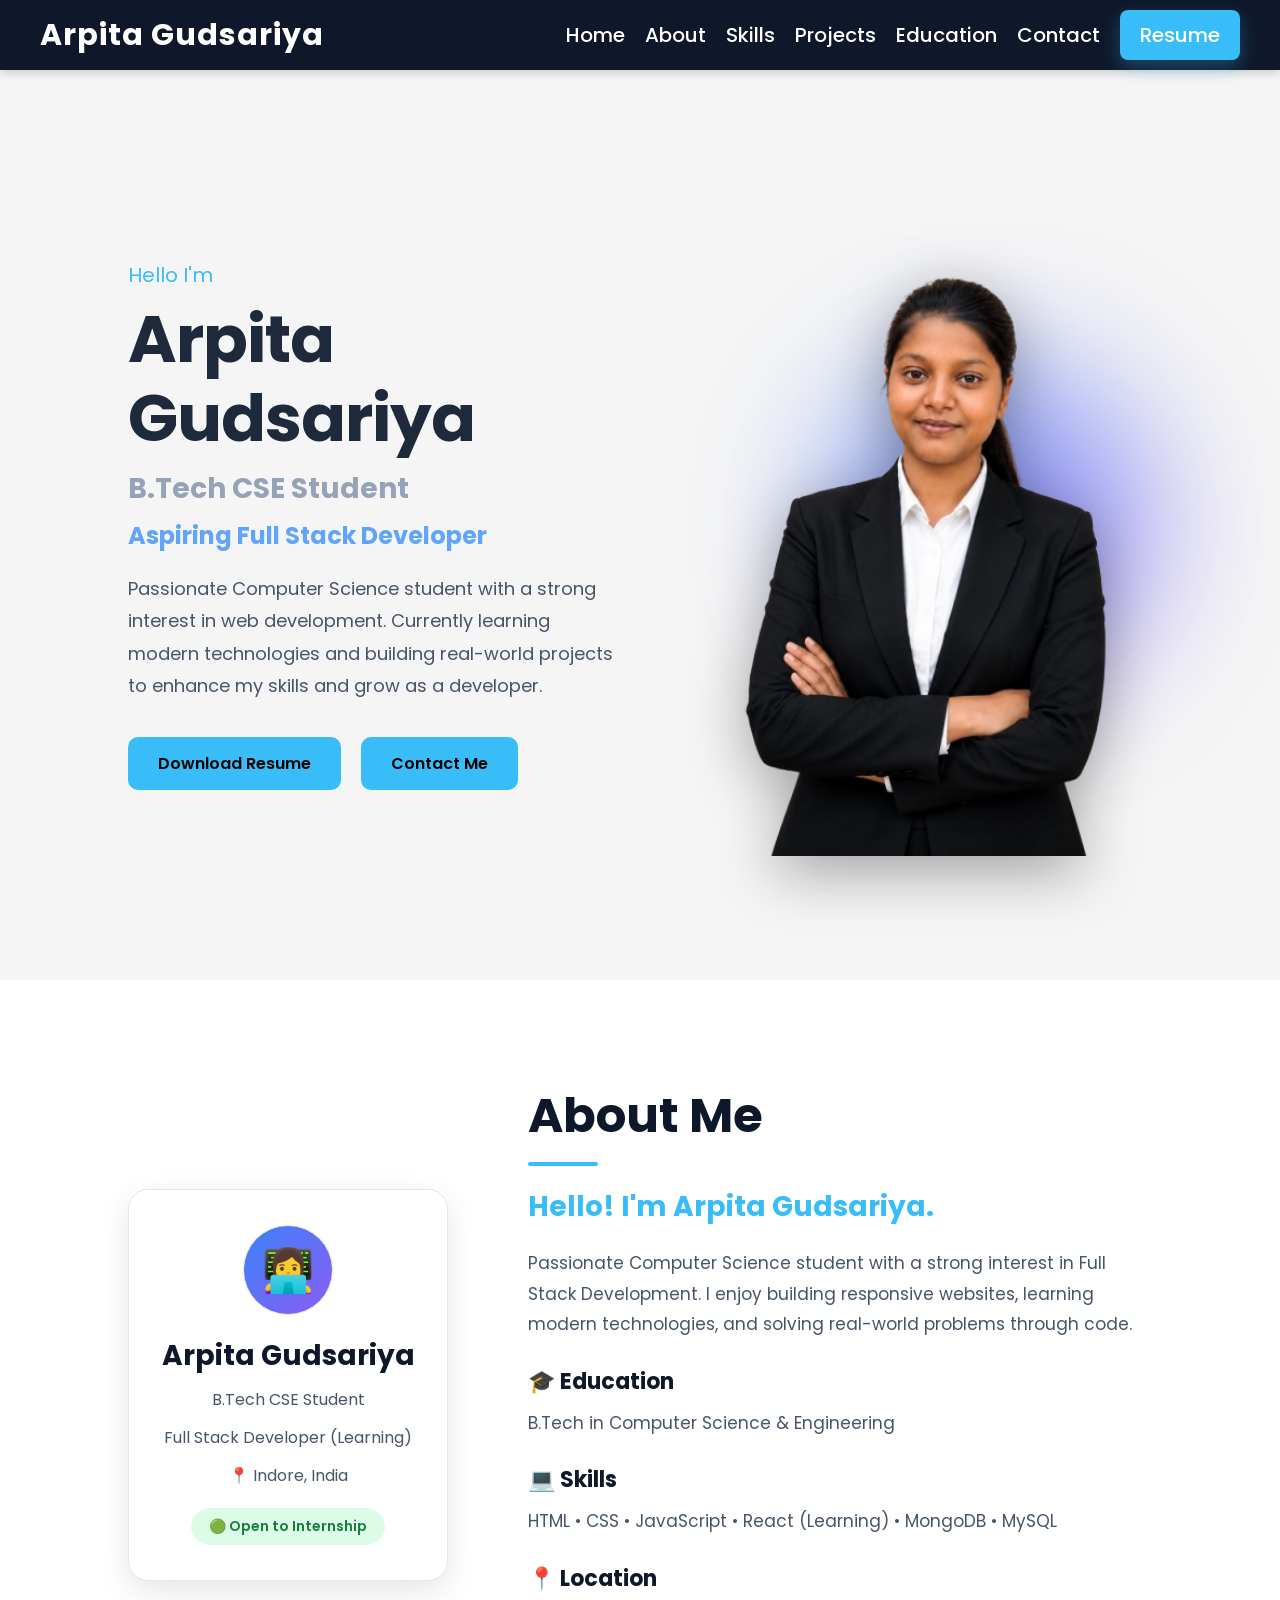
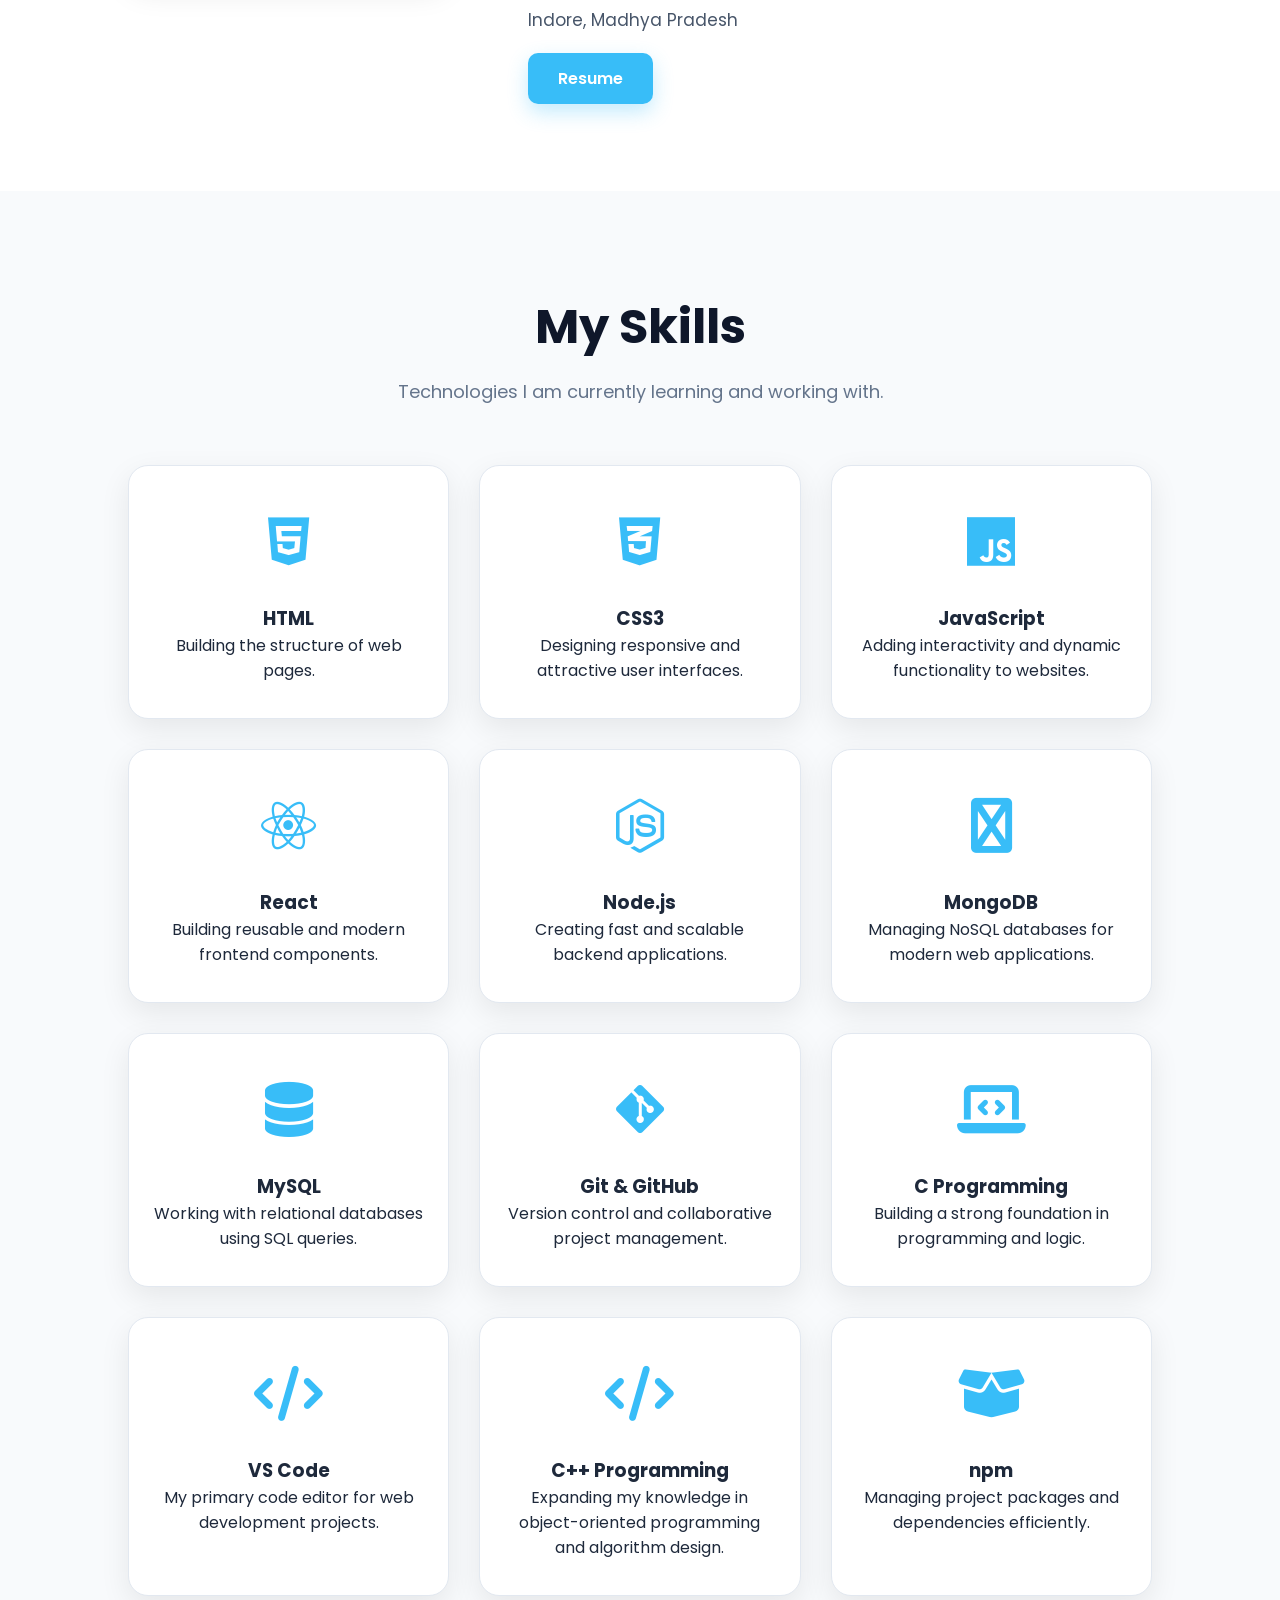
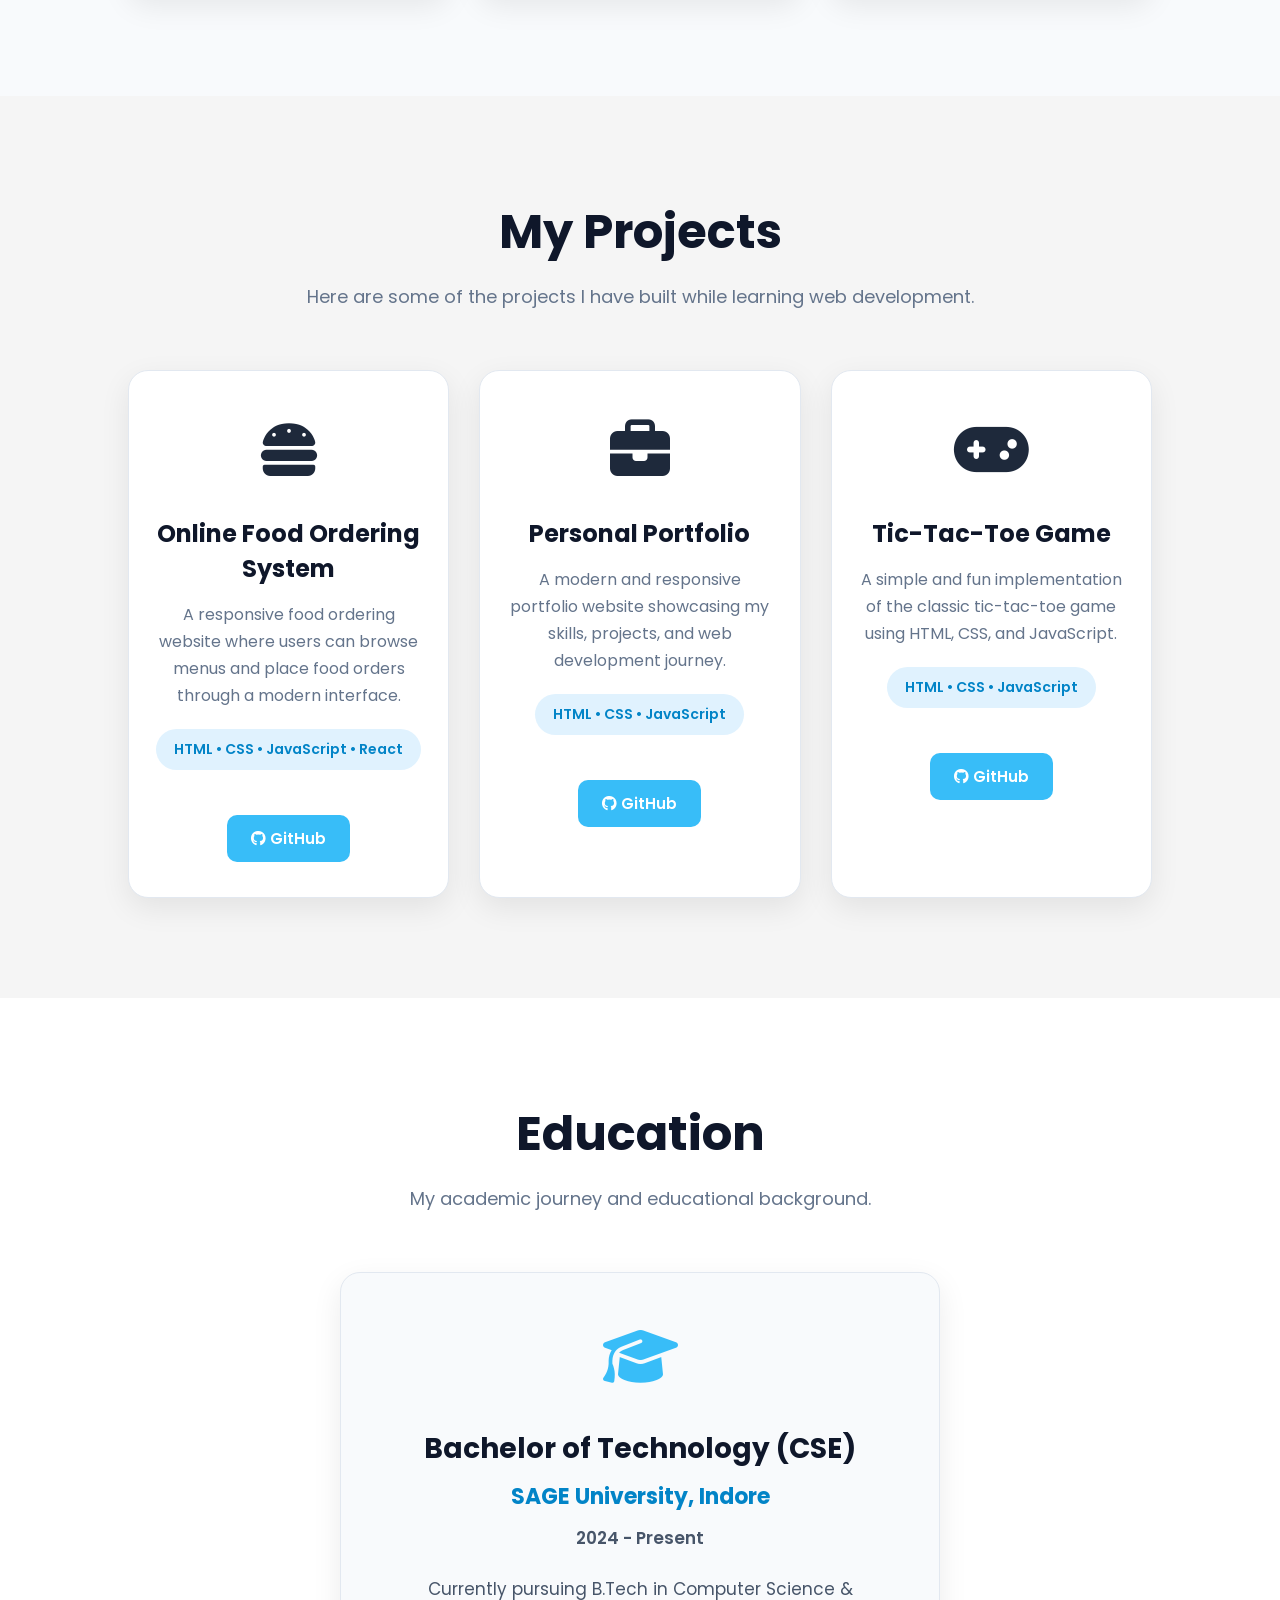
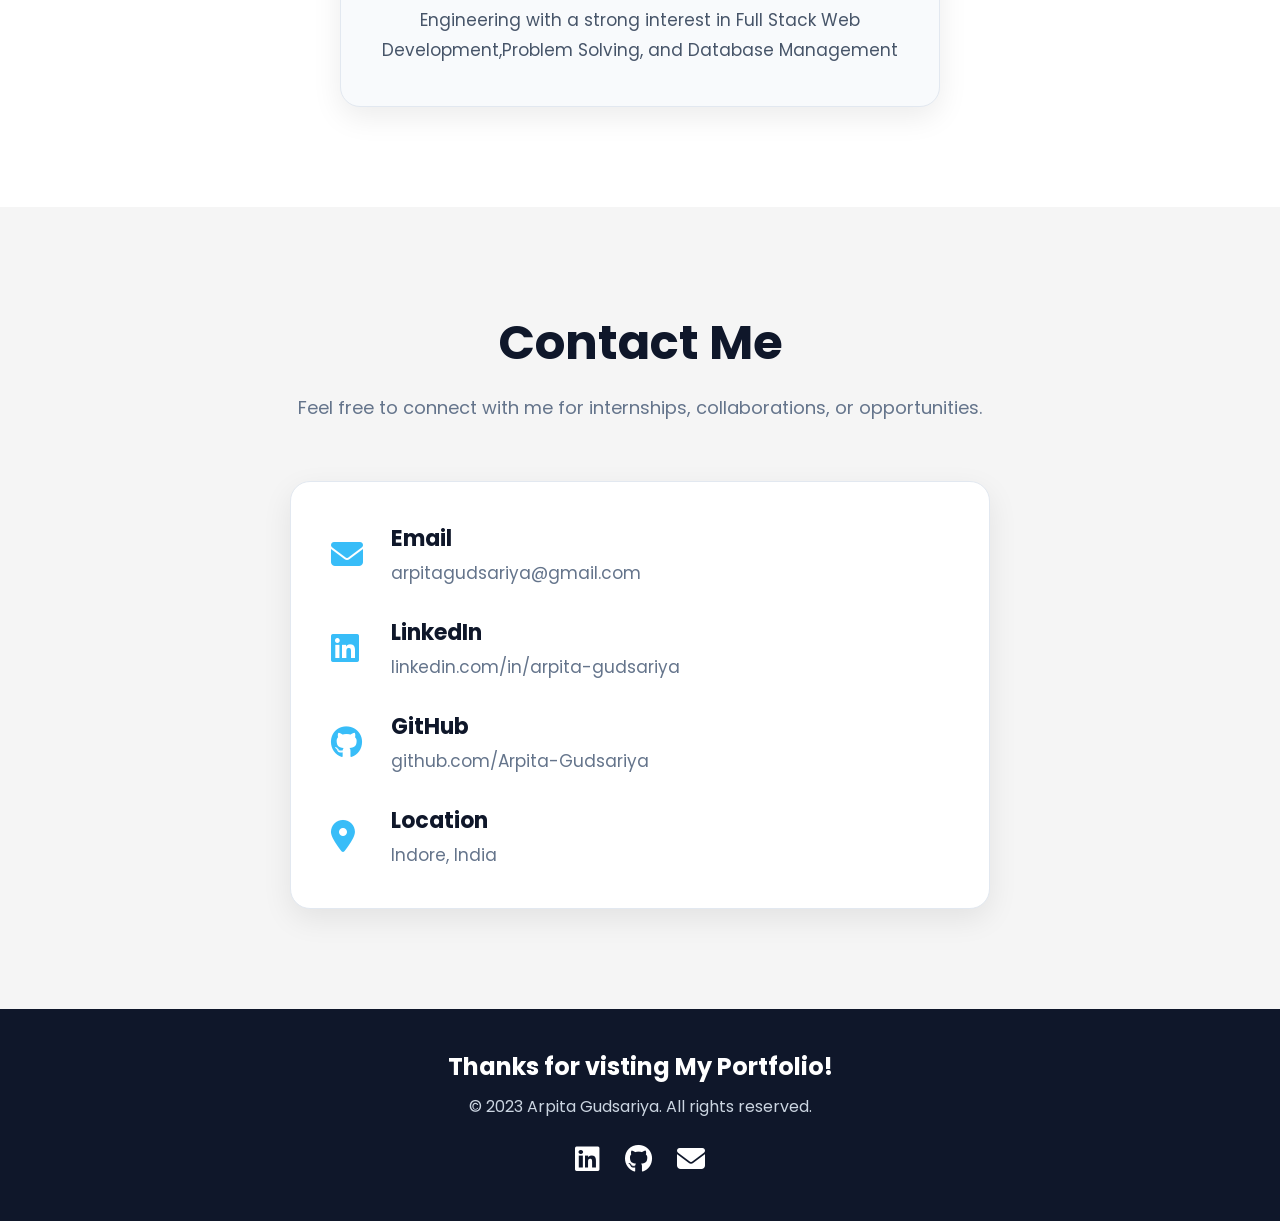
<file: index.html>
<!DOCTYPE html>
<html lang="en">
<head>
    <meta charset="UTF-8">
    <meta name="viewport" content="width=device-width, initial-scale=1.0">
    <title> My Portfolio</title>
    <link rel="stylesheet" href="style.css">
    <link rel="stylesheet" href="https://cdnjs.cloudflare.com/ajax/libs/font-awesome/6.7.2/css/all.min.css">
</head>
<body>

    <!-----------Header Section---------------->
    <header id="header">
        
        <h1>Arpita Gudsariya</h1>
        <div class="nav-links">
        <a href="#home">Home</a>
        <a href="#about">About</a>
        <a href="#skills">Skills</a>
        <a href="#projects">Projects</a>
        <a href="#education">Education</a>
        <a href="#contact">Contact</a>

        <a href="resume/ARPITA_GUDSARIYA.pdf" class="resume-btn" target="_blank">Resume</a>
        </div>
    </header>




    <!-----------Main Section---------------->
    <main>



        <!-----------Hero Section---------------->
    <section id="home">
    <div class="hero-container">


       <!-------left side of hero section---------------->
        <div class="hero-content">
            <p class="greeting">Hello I'm </p>
            <h1>Arpita Gudsariya</h1>
            <h2>B.Tech CSE  Student</h2>
            <h3>Aspiring Full Stack Developer</h3>
            <p class="hero-description">Passionate Computer Science student with a strong interest in web development. Currently learning modern technologies and building real-world projects to enhance my skills and grow as a developer.</p>
            <div class="hero-buttons">
            <a href="resume/ARPITA_GUDSARIYA.pdf" class="hero-download" target="_blank">Download Resume</a>
            <a class="hero-contact" href="#contact">Contact Me </a>
            </div>
            
            
        </div>

        <!-------right side of hero section---------------->
        <div class="hero-image">
            <img src="image/Arpita_new-removebg-preview.png" alt="Profile Image">
        </div>

    </div>

    </section>

    
        <!-----------Home Section---------------->
        <section id="home">

        </section>



    <!-----------About Section---------------->
    <section id="about">

    <div class="about-container">

        <!-- Left Side -->
        <div class="about-card">

            <div class="about-icon">
                👩‍💻
            </div>

            <h3>Arpita Gudsariya</h3>

            <p>B.Tech CSE Student</p>

            <p>Full Stack Developer (Learning)</p>

            <p>📍 Indore, India</p>

            <div class="status">
                <span>🟢 Open to Internship</span>
            </div>

        </div>

        <!-- Right Side -->
        <div class="about-content">

            <h1>About Me</h1>

            <h2>Hello! I'm Arpita Gudsariya.</h2>

            <p>
                Passionate Computer Science student with a strong interest in
                Full Stack Development. I enjoy building responsive websites,
                learning modern technologies, and solving real-world problems
                through code.
            </p>

            <h3>🎓 Education</h3>
            <p>B.Tech in Computer Science & Engineering</p>

            <h3>💻 Skills</h3>
            <p>HTML • CSS • JavaScript • React (Learning) • MongoDB • MySQL</p>

            <h3>📍 Location</h3>
            <p>Indore, Madhya Pradesh</p>

            <div class="about-button">
    <a href="resume/ARPITA_GUDSARIYA.pdf"  class="hero-download" target="_blank">Resume</a>
 </div>

    </div>

</section>

        <!-----------Skills Section---------------->
        <section id="skills">
         
            <h1>My Skills</h1>

            <p class="skills-subtitle">
                Technologies I am currently learning and working with.
            </p>

            <div class="skills-container">
            
        <div class="skill-card">
        <div class="skill-icon">
            <i class="fa-brands fa-html5"></i>
        </div>
        <h3>HTML</h3>
        <p>Building the structure of web pages.</p>
        </div>

        <div class="skill-card">
    <div class="skill-icon">
         <i class="fa-brands fa-css3-alt"></i>
    </div>
    <h3>CSS3</h3>
    <p>Designing responsive and attractive user interfaces.</p>
</div>

<div class="skill-card">
    <div class="skill-icon">
        <i class="fa-brands fa-js"></i> 
    </div>
    <h3>JavaScript</h3>
    <p>Adding interactivity and dynamic functionality to websites.</p>
</div>

<div class="skill-card">
    <div class="skill-icon">
         <i class="fa-brands fa-react"></i>
    </div>
    <h3>React</h3>
    <p>Building reusable and modern frontend components.</p>
</div>

<div class="skill-card">
    <div class="skill-icon">
        <i class="fa-brands fa-node-js"></i>
    </div>
    <h3>Node.js</h3>
    <p>Creating fast and scalable backend applications.</p>
</div>



<div class="skill-card">
    <div class="skill-icon">
        <i class="fa-brands fa-database"></i>
    </div>
    <h3>MongoDB</h3>
    <p>Managing NoSQL databases for modern web applications.</p>
</div>

<div class="skill-card">
    <div class="skill-icon">
        <i class="fa-solid fa-database"></i>
    </div>
    <h3>MySQL</h3>
    <p>Working with relational databases using SQL queries.</p>
</div>

<div class="skill-card">
    <div class="skill-icon">
        <i class="fa-brands fa-git-alt"></i>
    </div>
    <h3>Git & GitHub</h3>
    <p>Version control and collaborative project management.</p>
</div>

<div class="skill-card">
    <div class="skill-icon">
        <i class="fa-solid fa-laptop-code"></i>
    </div>
    <h3>C Programming</h3>
    <p>Building a strong foundation in programming and logic.</p>
</div>

<div class="skill-card">
    <div class="skill-icon">
        <i class="fa-solid fa-code"></i>
    </div>
    <h3>VS Code</h3>
    <p>My primary code editor for web development projects.</p>
</div>

<div class="skill-card">
    <div class="skill-icon">
        <i class="fa-solid fa-code"></i>
    </div>
    <h3>C++ Programming</h3>
    <p>Expanding my knowledge in object-oriented programming and algorithm design.</p>
</div>

<div class="skill-card">
    <div class="skill-icon">
        <i class="fa-solid fa-box-open"></i>
    </div>
    <h3>npm</h3>
    <p>Managing project packages and dependencies efficiently.</p>
</div>

</section>
          


   <!-----------Projects Section---------------->

<section id="projects">

    <h1>My Projects</h1>

    <p class="projects-subtitle">
        Here are some of the projects I have built while learning web development.
    </p>

    <div class="projects-container">

        <!-- Project 1 -->
        <div class="project-card">

            <div class="project-icon">
                <i class="fa-solid fa-burger"></i>
            </div>

            <div class="project-content">

                <h3>Online Food Ordering System</h3>

                <p>
                    A responsive food ordering website where users can browse menus and place food orders through a modern interface.
                </p>

                <div class="project-tech">
                    HTML • CSS • JavaScript • React
                </div>

                <div class="project-buttons">
                    <a href="https://github.com/Arpita-Gudsariya/Online-food-order-system" target="_blank">
                        <button><i class="fa-brands fa-github"></i> GitHub</button>
                    </a>
                </div>

            </div>

        </div>

        <!-- Project 2 -->
        <div class="project-card">

            <div class="project-icon">
                <i class="fa-solid fa-briefcase"></i>
            </div>

            <div class="project-content">

                <h3>Personal Portfolio</h3>

                <p>
                    A modern and responsive portfolio website showcasing my skills, projects, and web development journey.
                </p>

                <div class="project-tech">
                    HTML • CSS • JavaScript
                </div>

                <div class="project-buttons">
                    <a href="https://github.com/Arpita-Gudsariya/CODSOFT_TASK1_Portfolio" target="_blank">
                        <button><i class="fa-brands fa-github"></i> GitHub</button>
                    </a>
                </div>

            </div>

        </div>

        <!-- Project 3 -->
        <div class="project-card">

            <div class="project-icon">
                <i class="fa-solid fa-gamepad"></i>
            </div>

            <div class="project-content">

                <h3>Tic-Tac-Toe Game</h3>

                <p>
                    A simple and fun implementation of the classic tic-tac-toe game using HTML, CSS, and JavaScript.
                </p>

                <div class="project-tech">
                    HTML • CSS • JavaScript
                </div>

                <div class="project-buttons">
                    <a href="https://github.com/Arpita-Gudsariya/tic-tac-toe-" target="_blank">
                        <button><i class="fa-brands fa-github"></i> GitHub</button>
                    </a>
                </div>

            </div>

        </div>

    </div>

</section>
        


    

        <!-----------Education Section---------------->

<section id="education">

    <h1>Education</h1>

    <p class="education-subtitle">
        My academic journey and educational background.
    </p>

    <div class="education-container">

        <div class="education-card">

            <div class="education-icon">
                <i class="fa-solid fa-graduation-cap"></i>
            </div>

            <h3>Bachelor of Technology (CSE)</h3>

            <h4>SAGE University, Indore</h4>

            <p class="education-year">
                2024 - Present
            </p>

            <p>Currently pursuing B.Tech in Computer Science & Engineering with a strong interest in Full Stack Web Development,Problem Solving, and Database Management</p>

        </div>

    </div>

</section>


        </section>

       


    <!-----------Contact Section---------------->

<section id="contact">

    <h1>Contact Me</h1>

    <p class="contact-subtitle">
        Feel free to connect with me for internships, collaborations, or opportunities.
    </p>

    <div class="contact-container">

        <div class="contact-card">

            <div class="contact-item">
                <i class="fa-solid fa-envelope"></i>
                <div>
                    <h3>Email</h3>
                    <a href="mailto:arpitagudsariya@gmail.com">arpitagudsariya@gmail.com</a>
                </div>
            </div>

            <div class="contact-item">
                <i class="fa-brands fa-linkedin"></i>
                <div>
                    <h3>LinkedIn</h3>
                    <a href="https://www.linkedin.com/in/arpita-gudsariya-b36859347/" target="_blank">linkedin.com/in/arpita-gudsariya</a>
                </div>
            </div>

            <div class="contact-item">
                <i class="fa-brands fa-github"></i>
                <div>
                    <h3>GitHub</h3>
                    <a href="https://github.com/Arpita-Gudsariya" target="_blank">github.com/Arpita-Gudsariya</a>
                </div>
            </div>

            <div class="contact-item">
                <i class="fa-solid fa-location-dot"></i>
                <div>
                    <h3>Location</h3>
                    <p>Indore, India</p>
                </div>
            </div>

        </div>

    </div>

</section>
        </section>

    </main>


    <!-----------Footer Section---------------->
    <div id="footer">
     <h3>Thanks for visting My Portfolio!</h3>

     <p>&copy; 2023 Arpita Gudsariya. All rights reserved.</p>

     <div class="footer-social">
     <a href="https://www.linkedin.com/in/arpita-gudsariya-b36859347/" target="_blank">
        <i class="fa-brands fa-linkedin"></i>
    </a>

    <a href="https://github.com/Arpita-Gudsariya" target="_blank">
        <i class="fa-brands fa-github"></i>
    </a>

    <a href="mailto:arpitagudsariya@gmail.com">
            <i class="fa-solid fa-envelope"></i>
    </a>

    </div>
    </footer>
</body>
</html>
</file>
<file: style.css>
@import url('https://fonts.googleapis.com/css2?family=Poppins:wght@300;400;500;600;700;800&display=swap');
*{
    margin: 0;
    padding: 0;
    box-sizing: border-box;
    font-family:'Poppins', sans-serif;
}

body{
   background:#f5f5f5;
   color:#1e293b;
 }
 
html{
    scroll-behavior: smooth;
}


/*---------------- Header Section ------------------*/
#header{
    background-color: #0F172A;
    color: white;
    height: 70px;
    display: flex;
    justify-content: space-between;
    align-items: center;
    padding: 0 40px;
    position:sticky;
    top:0;
    z-index:1000;
    box-shadow: 0 2px 10px rgba(0,0,0,0.2);
}

#header h1{
    font-size: 30px;
    font-weight: bold;
    letter-spacing: 1px;
}

.nav-links{
    display: flex;
    align-items: center;
    gap: 20px;
}

#header a{
    color: white;
    text-decoration: none;
    font-size: 20px;
    transition: all 0.3s ease;
    font-weight: 500;

}

#header a:hover{
    color: #38BDF8;
}

.resume-btn{
    background-color: #38BDF8;
    color: white;
    padding: 10px 20px;
    border-radius: 8px;
    font-weight: 600;
    transition: all 0.3s ease;
    box-shadow:0 8px 20px rgba(56,189,248,0.3);
}

.resume-btn:hover{
    background-color: #0EA5E9;
    transform: translateY(-2px);
}



.hero-container{
    display: flex;
    align-items: center;
    justify-content: space-between;
    min-height:calc(100vh - 70px);

}

/*----------- Hero Section ------------------*/

#home{
    padding:40px 10% 0;
}



.hero-content{
    flex:1;
padding-right:40px;
}

.greeting{
    font-size:20px;
    color:#38bdf8;
    margin-bottom:10px;
}



.hero-content h1{
    font-size:66px;
    letter-spacing:-1px;
    font-weight:700;
    line-height:1.2;
    margin-bottom:10px;
}

.hero-content h2{
    font-size:28px;
    color:#94a3b8;
    margin-bottom:8px;
}

.hero-content h3{
    font-size:24px;
    color:#60a5fa;
    margin-bottom:20px;
}

.hero-description{
    max-width:600px;
    font-size:18px;
    line-height:1.8;
    color:#475569;
    margin-bottom:35px;
}
.hero-buttons{
    display:flex;
    gap:20px;
}

.hero-buttons button{
    font-size:16px;
    padding: 14px 30px;
    border:none;
    border-radius:10px;
    background-color:#38bdf8;
    color:black;
    cursor:pointer;
    font-weight:600;
    transition:0.3s ease;
}

.hero-buttons button:hover{
   background-color: #0EA5E9;
    transform: translateY(-5px);
    transition: 0.3s ease;
}



.heo-content a{
    display:flex;
    gap:20px;
}

.hero-content a{
    font-size:16px;
    padding: 14px 30px;
    border:none;
    border-radius:10px;
    background-color:#38bdf8;
    color:black;
    cursor:pointer;
    font-weight:600;
    transition:0.3s ease;
    text-decoration:none;
}

.hero-content a:hover{
   background-color: #0EA5E9;
    transform: translateY(-5px);
    transition: 0.3s ease;
}


/*--------- Hero Image Section ------------------*/

.hero-image{
    flex:1;
    display:flex;
    justify-content:flex-end;
    align-items:center;
    position:relative;
}

.hero-image::before{
    content:"";
    position:absolute;
    width:320px;
    height:320px;
    background:linear-gradient(135deg,#3b82f6,#8b5cf6);
    border-radius:50%;
    filter:blur(70px);
    opacity:0.7;
    z-index:-1;
}

.hero-image img{
    width:440px;
    max-width:100%;
    height:auto;
    filter:drop-shadow(0 15px 30px rgba(0,0,0,0.35));
    transition:transform .4s ease;
}

.hero-image img:hover{
    transform:scale(1.05);
}




/*---------------- About Section ------------------*/

#about{
    padding:100px 10%;
    background:#ffffff;
}

.about-container{
    display:flex;
    justify-content:space-between;
    align-items:center;
    gap:80px;
}




/*---------------- About Card ----------------*/

.about-card{
    width: 320px;
    background: #ffffff;
    padding: 35px 25px;
    border-radius: 20px;
    border:1px solid #e2e8f0;
    text-align: center;
    box-shadow: 0 10px 30px rgba(0,0,0,0.1);
    transition: 0.3s ease;
}

.about-card:hover{
    transform: translateY(-10px);
    box-shadow: 0 20px 40px rgba(59,130,246,0.25);
}



/*---------------- About Card Content ----------------*/

.about-icon{
    width: 90px;
    height: 90px;
    margin: 0 auto 20px;
    background: linear-gradient(135deg,#3b82f6,#8b5cf6);
    border-radius: 50%;
    display: flex;
    justify-content: center;
    align-items: center;
    font-size: 42px;
    color: white;
    border:1px solid #e5e7eb;
}



.about-card h3{
    font-size: 28px;
    color: #0F172A;
    margin-bottom: 10px;
}

.about-card p{
    font-size: 16px;
    color: #475569;
    margin-bottom: 12px;
    line-height: 1.6;
}

.status{
    margin-top: 20px;
}

.status span{
    display: inline-block;
    padding: 8px 18px;
    background: #DCFCE7;
    color: #15803D;
    border-radius: 20px;
    font-size: 14px;
    font-weight: 600;
}
.about-content h1::after{
    content:"";
    display:block;
    width:70px;
    height:4px;
    background:#38BDF8;
    margin-top:10px;
    border-radius:10px;
}


/*---------------- About Content ----------------*/

.about-content{
    flex: 1;
}

.about-content h1{
    font-size: 48px;
    color: #0F172A;
    margin-bottom: 20px;
}

.about-content h1::after{
    content:"";
    display:block;
    width:70px;
    height:4px;
    background:#38BDF8;
    margin-top:10px;
    border-radius:10px;
}

.about-content h2{
    font-size: 28px;
    color: #38BDF8;
    margin-bottom: 20px;
}

.about-content p{
    font-size: 17px;
    color: #475569;
    line-height: 1.8;
    margin-bottom: 25px;
    max-width:650px;
}

.about-content h3{
    font-size: 22px;
    color: #0F172A;
    margin-top: 20px;
    margin-bottom: 10px;
}

/*---------------- About Button ----------------*/

.about-button{
    margin-top: 30px;
}

.about-button a{
    padding: 14px 30px;
    background-color: #38BDF8;
    box-shadow:0 8px 20px rgba(56,189,248,0.3);
    color: white;
    border: none;
    border-radius: 10px;
    font-size: 16px;
    font-weight: 600;
    cursor: pointer;
    transition: all 0.3s ease;
    text-decoration:none;
}

.about-button a:hover{
    background-color: #0EA5E9;
    transform: translateY(-5px);
}






/*---------------- Skills Section ----------------*/

#skills{
    padding:100px 10%;
    background:#F8FAFC;
    text-align:center;
}

#skills h1{
    font-size:48px;
    color:#0F172A;
    margin-bottom:15px;
}

.skills-subtitle{
    font-size:18px;
    color:#64748B;
    margin-bottom:60px;
}

.skills-container{
    display:grid;
    grid-template-columns:repeat(3,1fr);
    gap:30px;
}



.skill-card{
    background:#ffffff;
    padding:35px 25px;
    border-radius:20px;
    border:1px solid #E2E8F0;
    box-shadow:0 10px 30px rgba(0,0,0,0.08);
    transition:0.3s ease;
    cursor:pointer;
}

.skill-icon{
    font-size:55px;
    color:#38BDF8;
    margin-bottom:20px;
    transition:0.3s ease;
}

.skill-card:hover{
    transform:translateY(-10px);
    box-shadow:0 20px 40px rgba(59,130,246,0.25);
}

.skill-card:hover .skill-icon{
    transform:scale(1.2) rotate(8deg);
}






/*---------------- Projects Section ----------------*/

#projects{
    padding:100px 10%;
    background:#f5f5f5;
    text-align:center;
}

#projects h1{
    font-size:48px;
    color:#0F172A;
    margin-bottom:15px;
}

.projects-subtitle{
    font-size:18px;
    color:#64748B;
    margin-bottom:60px;
}

.projects-container{
    display:grid;
    grid-template-columns:repeat(3,1fr);
    gap:30px;
}

.project-card{
    background:#ffffff;
    border-radius:20px;
    padding:35px 25px;
    border:1px solid #E2E8F0;
    box-shadow:0 10px 30px rgba(0,0,0,0.08);
    transition:0.3s ease;
}

.project-card:hover{
    transform:translateY(-10px);
    box-shadow:0 20px 40px rgba(59,130,246,0.20);
}

.project-icon{
    font-size:60px;
    margin-bottom:20px;
}

.project-content h3{
    font-size:24px;
    color:#0F172A;
    margin-bottom:15px;
}

.project-content p{
    font-size:16px;
    color:#64748B;
    line-height:1.7;
    margin-bottom:20px;
}

.project-tech{
    display:inline-block;
    background:#E0F2FE;
    color:#0284C7;
    padding:10px 18px;
    border-radius:30px;
    font-size:14px;
    font-weight:600;
    margin-bottom:25px;
}

.project-buttons{
    display:flex;
    justify-content:center;
    gap:15px;
    margin-top:20px;
}

.project-buttons button{
    padding:12px 24px;
    border:none;
    border-radius:10px;
    background:#38BDF8;
    color:white;
    font-size:15px;
    font-weight:600;
    cursor:pointer;
    transition:0.3s ease;

}

.project-buttons a{
    text-decoration:none;
}

.project-buttons button:hover{
    background:#0EA5E9;
    transform:translateY(-3px);
}



/*---------------- Education Section ----------------*/

#education{
    padding:100px 10%;
    background:#ffffff;
    text-align:center;
}



#education h1{
    font-size:48px;
    color:#0F172A;
    margin-bottom:15px;
}


.education-subtitle{
    font-size:18px;
    color:#64748B;
    margin-bottom:60px;
}

.education-container{
    display:flex;
    justify-content:center;
}

/*---------------- Education Section ----------------*/

#education{
    padding:100px 10%;
    background:#ffffff;
    text-align:center;
}

#education h1{
    font-size:48px;
    color:#0F172A;
    margin-bottom:15px;
}

.education-subtitle{
    font-size:18px;
    color:#64748B;
    margin-bottom:60px;
}

.education-container{
    display:flex;
    justify-content:center;
}

.education-card{
    width:600px;
    background:#f8fafc;
    padding:40px;
    border-radius:20px;
    border:1px solid #E2E8F0;
    box-shadow:0 10px 30px rgba(0,0,0,0.08);
    transition:0.3s ease;
}

.education-card:hover{
    transform:translateY(-8px);
    box-shadow:0 20px 40px rgba(59,130,246,0.15);
}

.education-icon{
    font-size:60px;
    color:#38BDF8;
    margin-bottom:25px;
}

.education-card h3{
    font-size:28px;
    color:#0F172A;
    margin-bottom:10px;
}

.education-card h4{
    font-size:22px;
    color:#0284C7;
    margin-bottom:10px;
}

.education-year{
    font-size:16px;
    font-weight:600;
    color:#64748B;
    margin-bottom:20px;
}

.education-card p{
    font-size:17px;
    color:#475569;
    line-height:1.8;
}




/*---------------- Contact Section ----------------*/

#contact{
    padding:100px 10%;
    background:#f5f5f5;
    text-align:center;
}

#contact h1{
    font-size:48px;
    color:#0F172A;
    margin-bottom:15px;
}

.contact-subtitle{
    font-size:18px;
    color:#64748B;
    margin-bottom:60px;
}

.contact-container{
    display:flex;
    justify-content:center;
}

.contact-card{
    width:700px;
    background:#ffffff;
    padding:40px;
    border-radius:20px;
    border:1px solid #E2E8F0;
    box-shadow:0 10px 30px rgba(0,0,0,0.08);
    transition:0.3s ease;
}

.contact-card:hover{
    transform:translateY(-8px);
    box-shadow:0 20px 40px rgba(59,130,246,0.15);
}

.contact-item{
    display:flex;
    align-items:center;
    gap:20px;
    text-align:left;
    margin-bottom:30px;
}

.contact-item:last-child{
    margin-bottom:0;
}

.contact-item i{
    font-size:32px;
    color:#38BDF8;
    width:40px;
}

.contact-item h3{
    font-size:22px;
    color:#0F172A;
    margin-bottom:5px;
}

.contact-item a,
.contact-item p{
    font-size:17px;
    color:#64748B;
    text-decoration:none;
}

.contact-item a:hover{
    color:#38BDF8;
}

.contact-item:hover i{
    color:#0EA5E9;
    transform:scale(1.1);
}





/*---------------- Footer Section ----------------*/

#footer{
    background:#0F172A;
    color:white;
    text-align:center;
    padding: 40px 10%;
}


#footer h3{
    font-size:24px;
    margin-bottom:10px;
}

#footer p{
    color:#CBD5E1;
    font-size:16px;
    margin-bottom:20px;
}


.footer-social{
    display:flex;
    justify-content:center;
    gap:25px;
    color:white;
}

.footer-social a{
    color:white;
    font-size:28px;
    transition:0.3s ease;
}

.footer-social a:hover{
    color:#38BDF8;
    transform:translateY(-5px);
}
</file>
